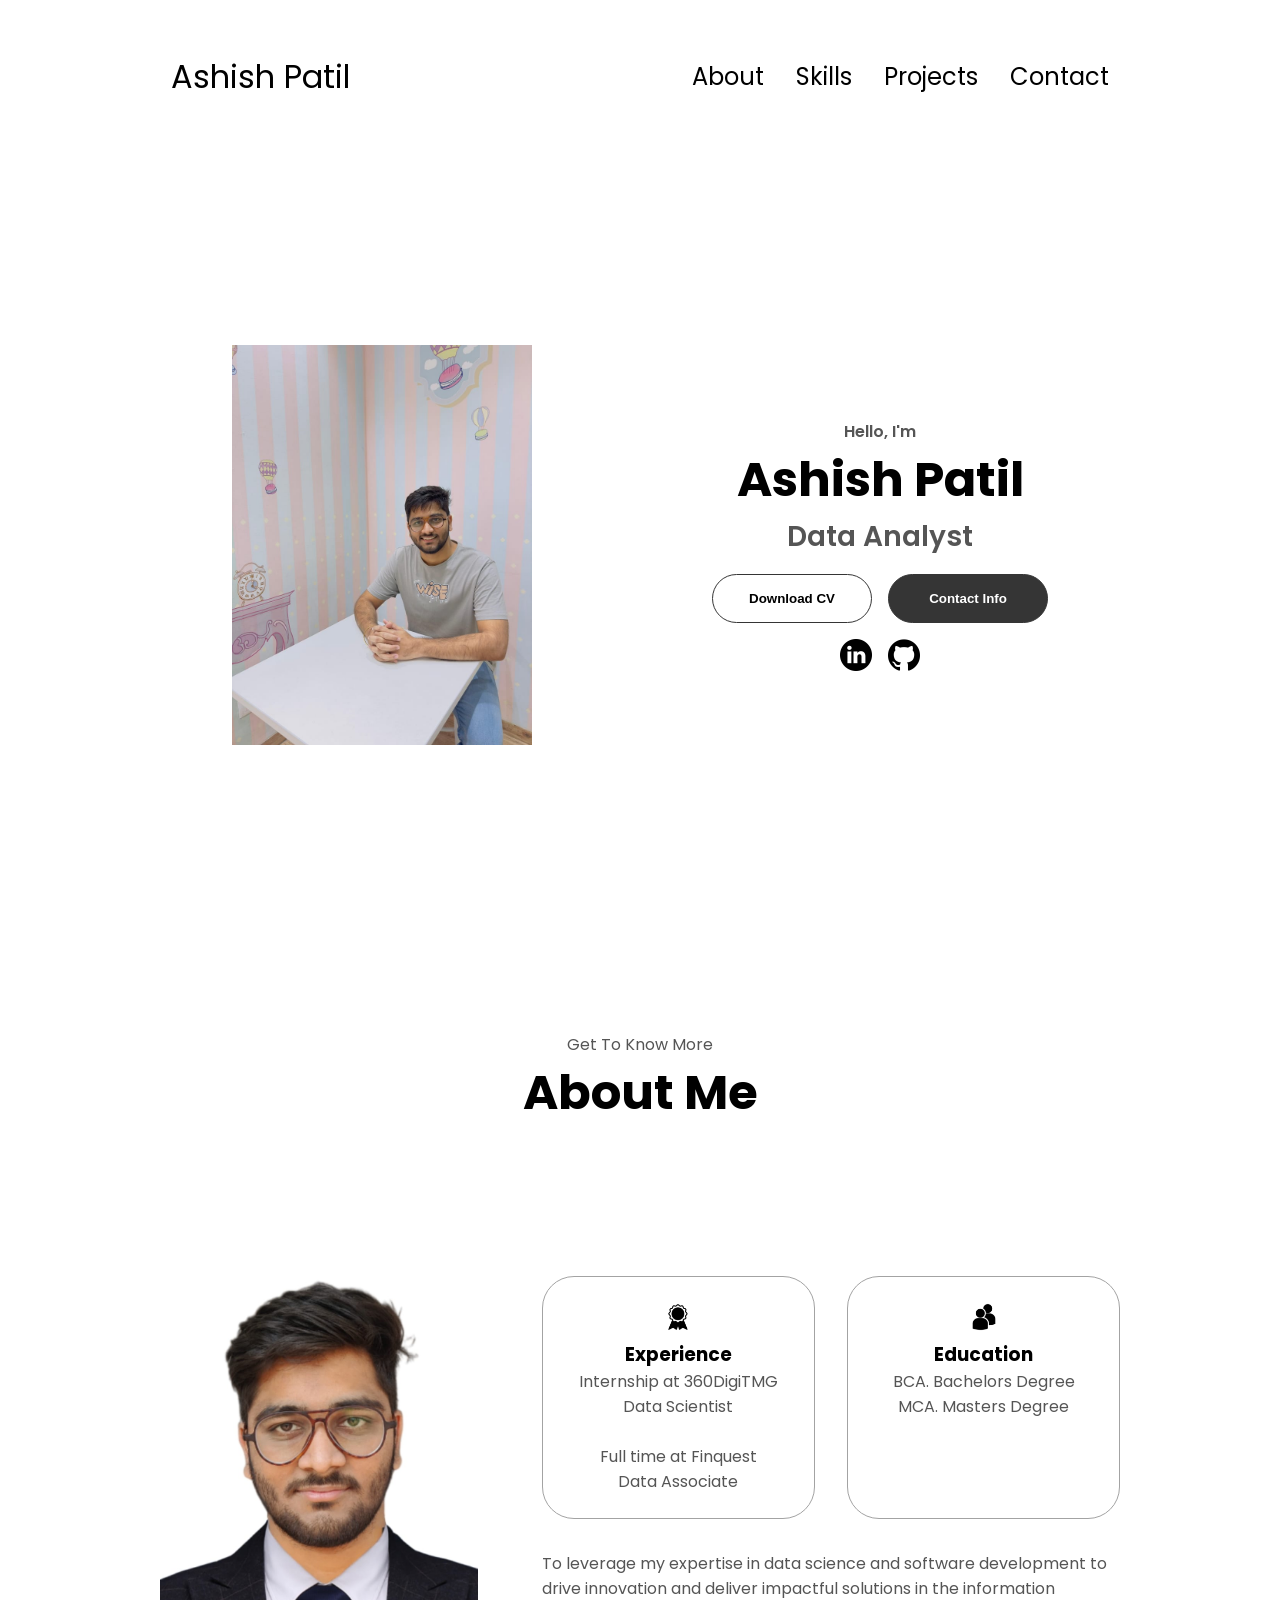
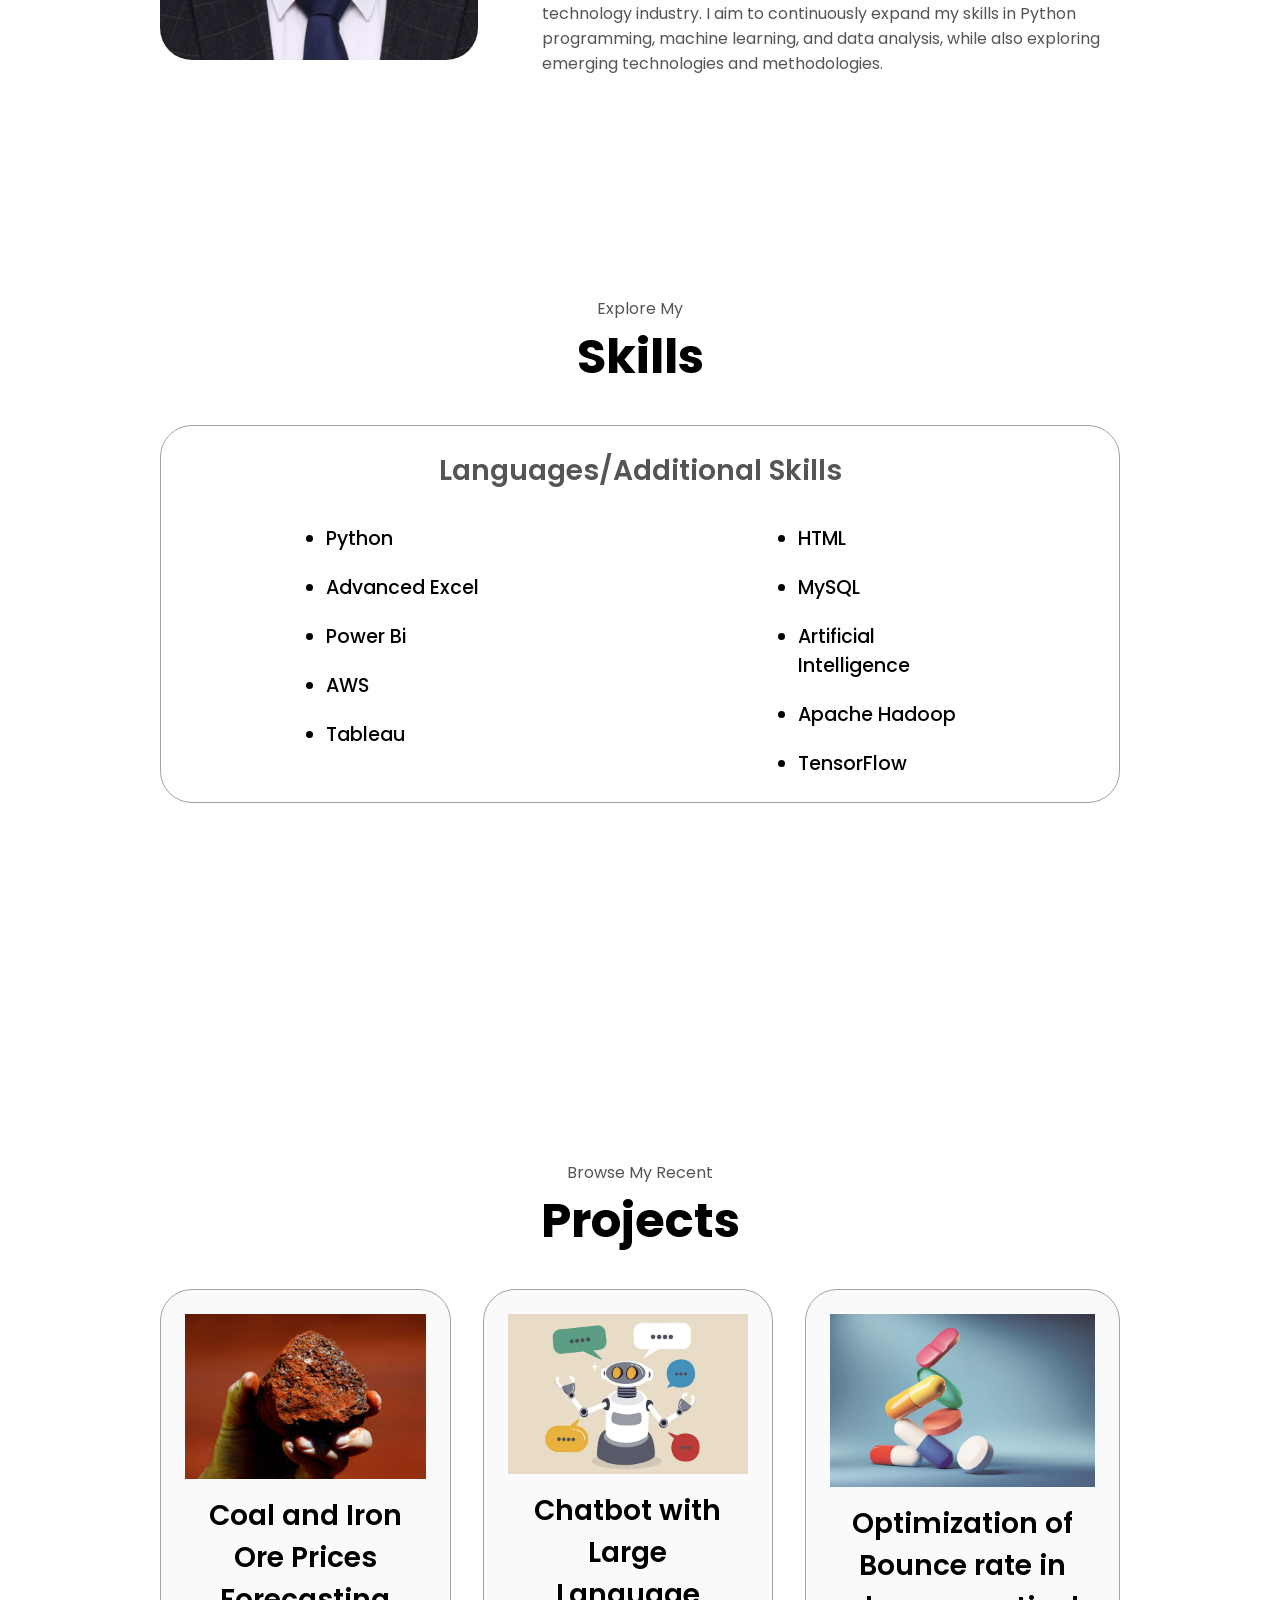
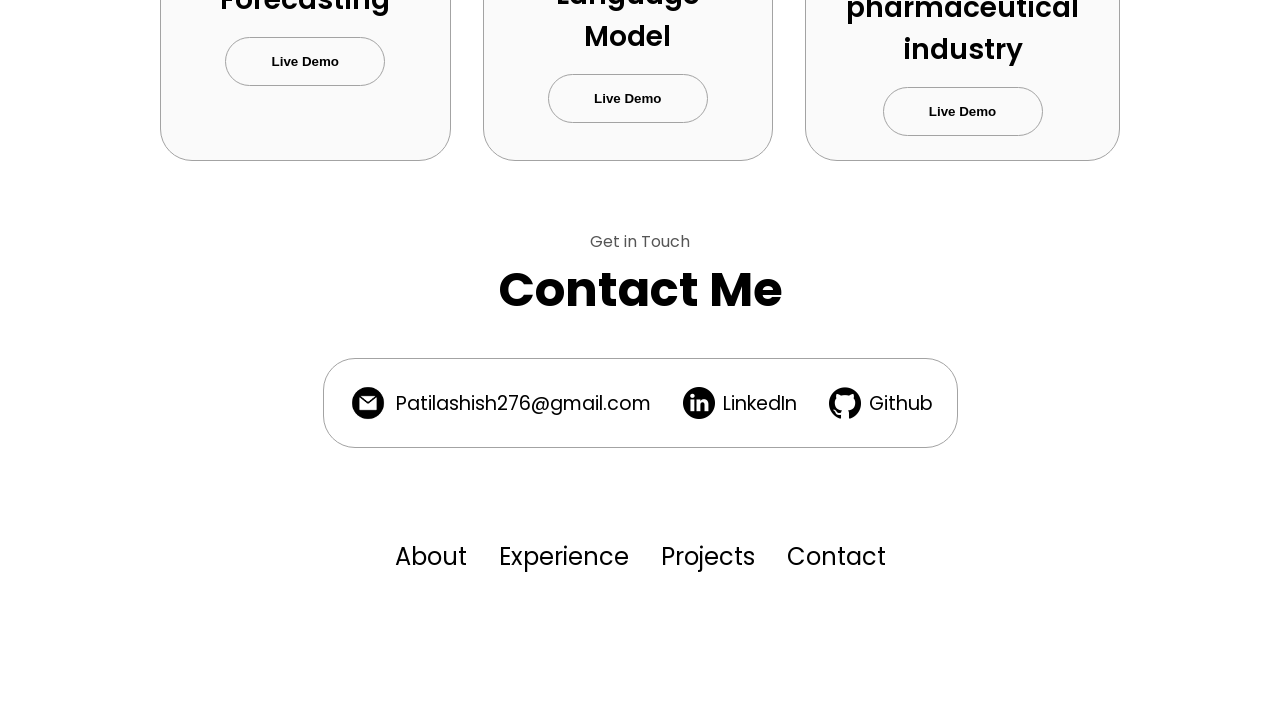
<file: index.html>
<!DOCTYPE html>
<html lang="en">
  <head>
    <meta charset="UTF-8" />
    <meta http-equiv="X-UA-Compatible" content="IE=edge" />
    <meta name="viewport" content="width=device-width, initial-scale=1.0" />
    <title>Ashish Patil</title>
    <link rel="icon" type="image/png" href="C:\Users\patil\OneDrive\Desktop\Ashish_PortFolio\PortFolio\assets\logo.avif">
    <link rel="stylesheet" href="style.css" />
    <link rel="stylesheet" href="mediaqueries.css" />

  </head>
  <body>
    <nav id="desktop-nav">
      <div class="logo">Ashish Patil</div>
      <div>
        <ul class="nav-links">
          <li><a href="#about">About</a></li>
          <li><a href="#experience">Skills</a></li>
          <li><a href="#projects">Projects</a></li>
          <li><a href="#contact">Contact</a></li>
        </ul>
      </div>
    </nav>
    <nav id="hamburger-nav">
      <div class="logo">Ashish Patil</div>
      <div class="hamburger-menu">
        <div class="hamburger-icon" onclick="toggleMenu()">
          <span></span>
          <span></span>
          <span></span>
        </div>
        <div class="menu-links">
          <li><a href="#about" onclick="toggleMenu()">About</a></li>
          <li><a href="#experience" onclick="toggleMenu()">Experience</a></li>
          <li><a href="#projects" onclick="toggleMenu()">Projects</a></li>
          <li><a href="#contact" onclick="toggleMenu()">Contact</a></li>
        </div>
      </div>
    </nav>
    <section id="profile">
      <div class="section__pic-container">
        <img src="./assets/Ashish.jpg" alt="Ashish Patil profile picture" />
      </div>
      <div class="section__text">
        <p class="section__text__p1">Hello, I'm</p>
        <h1 class="title">Ashish Patil</h1>
        <p class="section__text__p2">Data Analyst</p>
        <div class="btn-container">
          <button
            class="btn btn-color-2"
            onclick="window.open('https://drive.google.com/file/d/1UfE4sT_vHnZz8ORe4Z7KvIxkT-AlPkV3/view?usp=sharing')"
          >
            Download CV
          </button>
          <button class="btn btn-color-1" id="contactButton" onclick="showNumber()"> 
            Contact Info
          </button> 
        </div>
        <div id="socials-container">
          <img
            src="./assets/linkedin.png"
            alt="My LinkedIn profile"
            class="icon"
            onclick="location.href='https:www.linkedin.com/in/ashish-patil-63a344224/'"
          />
          <img
            src="./assets/github.png"
            alt="My Github profile"
            class="icon"
            onclick="location.href='https://github.com/dashboard'"
          />
        </div>
      </div>
    </section>


    <!-- About Us Section -->

    <section id="about">
      <p class="section__text__p1">Get To Know More</p>
      <h1 class="title">About Me</h1>
      <div class="section-container">
        <div class="section__pic-container">
          <img
            src="./assets/mine passport.jpg"
            alt="Profile picture"
            class="about-pic"
          />
        </div>
        <div class="about-details-container">
          <div class="about-containers">
            <div class="details-container">
              <img
                src="./assets/experience.png"
                alt="Experience icon"
                class="icon"
              />
              <h3>Experience</h3>
              <p>Internship at 360DigiTMG<br />Data Scientist</p><br>
              <p>Full time at Finquest<br />Data Associate</p>
            </div>
            <div class="details-container">
              <img
                src="./assets/education.png"
                alt="Education icon"
                class="icon"
              />
              <h3>Education</h3>
              <p>BCA. Bachelors Degree<br />MCA. Masters Degree</p>
            </div>
          </div>
          <div class="text-container">
            <p>
              To leverage my expertise in data science and software development to drive innovation and deliver impactful solutions in the information technology industry. I aim to continuously expand my skills in Python programming, machine learning, and data analysis, while also exploring emerging technologies and methodologies.
            </p>
          </div>
        </div>
      </div>
    </section>


    <!-- Skills Section  -->


    <section id="experience">
      <p class="section__text__p1">Explore My</p>
      <h1 class="title">Skills</h1>
      <div class="experience-details-container">
        <div class="about-containers">
          <div class="details-container">
            <h2 class="experience-sub-title">Languages/Additional Skills</h2>
            <div class="article-container">
              <article >
                <ul style="list-style-position: outside; font-weight: 500; font-size: larger; gap: 20px;">
                  <li>
                    Python
                  </li>
                  <li style="margin-top: 20px;">
                    Advanced Excel
                  </li>
                  <li style="margin-top: 20px;">
                    Power Bi
                  </li>
                  <li style="margin-top: 20px;">
                    AWS
                  </li>
                  <li style="margin-top: 20px;">
                    Tableau
                  </li>
                  
                </ul>
              </article>
             
              <article>
                <ul style="list-style-position: outside; font-weight: 500; font-size: larger; gap: 20px;">
                  <li>
                    HTML
                  </li>
                  <li style="margin-top: 20px;">
                    MySQL
                  </li>
                  <li style="margin-top: 20px;">
                    Artificial Intelligence
                  </li>
                  <li style="margin-top: 20px;">
                    Apache Hadoop
                  </li>
                  <li style="margin-top: 20px;">
                    TensorFlow
                  </li>
                  
                </ul>
              </article>
              <!-- <article>
                <ul style="list-style-position: outside;  font-weight: 500; font-size: larger;" >
                  <li>
                    Javascript
                  </li>
                </ul>
              </article>
              
              
              <article>
                <ul style="list-style-position: outside;font-weight: 500; font-size: larger;" >
                <li>
                  React JS
                </li>
              </ul>
              </article>
              <article>
                <ul style="list-style-position: outside;font-weight: 500; font-size: larger;" >
                <li>
                  Javascript
                </li>
              </ul>
              </article>
              <article>
                <ul style="list-style-position: outside;font-weight: 500; font-size: larger;" >
                <li>
                  React JS
                </li>
              </ul>
              </article> -->
              
           <!-- -- </div>
          </div>
          <div class="details-container">
            <h2 class="experience-sub-title"> Database/Frameworks</h2>
            <div class="article-container" style="margin-top: 70px;">
              <article >
                <ul style="list-style-position: outside; font-weight: 500; font-size: larger; gap: 20px;">
                  <li>
                    HTML5
                  </li>
                  <li style="margin-top: 20px;">
                    ReactJS
                  </li>
                  <li style="margin-top: 20px;">
                    Spring
                  </li>
                  <li style="margin-top: 20px;"> 
                    AngularJS
                  </li>
                  <li style="margin-top: 20px;">
                    MySQl
                  </li> <!- -->
                  <!-- <li style="margin-top: 20px;">
                    HTML5
                  </li> -->
                <!--</ul>
              </article>
              <article >
                <ul style="list-style-position: outside; font-weight: 500; font-size: larger; gap: 20px;">
                  <li>
                    CSS3
                  </li>
                  <li style="margin-top: 20px;">
                    Node.JS
                  </li>
                  <li style="margin-top: 20px;"> 
                    SpringBoot
                  </li>
                  <li style="margin-top: 20px;">
                    Next.js
                  </li>
                  <li style="margin-top: 20px;">
                    MongoDB
                  </li>
                  <!-<li style="margin-top: 20px;">
                    HTML5
                  </li> -->
                </ul>
              </article>

              <!-- <article>
                <img
                  src="./assets/checkmark.png"
                  alt="Experience icon"
                  class="icon"
                />
                <div>
                  <h3>Node JS</h3>
                  <p>Intermediate</p>
                </div>
              </article>
              <article>
                <img
                  src="./assets/checkmark.png"
                  alt="Experience icon"
                  class="icon"
                />
                <div>
                  <h3>Express JS</h3>
                  <p>Intermediate</p>
                </div>
              </article>
              <article>
                <img
                  src="./assets/checkmark.png"
                  alt="Experience icon"
                  class="icon"
                />
                <div>
                  <h3>Git</h3>
                  <p>Intermediate</p>
                </div>
              </article> -->
            </div>
          </div>

          <!--  -->
          
        </div>
      </div>
      
    </section>

    <!-- Our Projects  -->

    <section id="projects">
      <p class="section__text__p1">Browse My Recent</p>
      <h1 class="title">Projects</h1>
      <div class="experience-details-container">
        <div class="about-containers">
          
          
          

          <div class="details-container color-container">
            <div class="article-container">
              <img
                src="./assets/images.jpeg"
                alt="Project 2"
                class="project-img"
              />
            </div>
            <h2 class="experience-sub-title project-title">Coal and Iron Ore Prices Forecasting</h2>
            <div class="btn-container">
              <!-- <button
                class="btn btn-color-2 project-btn"
                onclick="location.href='https://github.com/'"
              >
                Github
              </button> -->
              <button
                class="btn btn-color-2 project-btn"
                onclick="location.href='https://docs.google.com/presentation/d/15-zLKjpoVxwA6DdrD7sBu5B0mXZ96pAf/edit?usp=sharing&ouid=101967944269799994880&rtpof=true&sd=true'"
              >
                Live Demo
              </button>
            </div>
          </div>

          <div class="details-container color-container">
            <div class="article-container">
              <img
                src="./assets/ChatBot.webp"
                alt="Project 2"
                class="project-img"
              />
            </div>
            <h2 class="experience-sub-title project-title">Chatbot with Large Language Model</h2>
            <div class="btn-container">
             
              <button
                class="btn btn-color-2 project-btn"
                onclick="location.href='https://docs.google.com/presentation/d/11w99_YXTTBk0MTtX8O4qUPP_oYDld2vp/edit?usp=sharing&ouid=101967944269799994880&rtpof=true&sd=true'"
              >
                Live Demo
              </button>
            </div>
          </div>

          <div class="details-container color-container">
            <div class="article-container">
              <img
                src="./assets/pharma.avif"
                alt="Project 2"
                class="project-img"
              />
            </div>
            <h2 class="experience-sub-title project-title">Optimization of Bounce rate in pharmaceutical industry</h2>
            <div class="btn-container">
             
              <button
                class="btn btn-color-2 project-btn"
                onclick="location.href='https://docs.google.com/presentation/d/1KDEebou2sFh7EubV-AJ8uiMxmDgD4yVu/edit?usp=sharing&ouid=101967944269799994880&rtpof=true&sd=true'"
              >
                Live Demo
              </button>
            </div>
          </div>

          <!-- <div class="details-container color-container">
            <div class="article-container">
              <img
                src="./assets/project-3.png"
                alt="Project 3"
                class="project-img"
              />
            </div>
            <h2 class="experience-sub-title project-title">Project Three</h2>
            <div class="btn-container">
              <button
                class="btn btn-color-2 project-btn"
                onclick="location.href='https://github.com/'"
              >
                Github
              </button>
              <button
                class="btn btn-color-2 project-btn"
                onclick="location.href='https://github.com/'"
              >
                Live Demo
              </button>
            </div>
          </div>
        </div>
      </div>
      <img
        src="./assets/arrow.png"
        alt="Arrow icon"
        class="icon arrow"
        onclick="location.href='./#contact'"
      /> -->
    </section>
    <section id="contact">
      <p class="section__text__p1">Get in Touch</p>
      <h1 class="title">Contact Me</h1>
      <div class="contact-info-upper-container">
        <div class="contact-info-container">
          <img
            src="./assets/email.png"
            alt="Email icon"
            class="icon contact-icon email-icon"
          />
          <p><a href="mailto:examplemail@gmail.com">Patilashish276@gmail.com</a></p>
        </div>
        <div class="contact-info-container">
          <img
            src="./assets/linkedin.png"
            alt="LinkedIn icon"
            class="icon contact-icon"
          />
          <p><a href="https://www.linkedin.com">LinkedIn</a></p>
        </div>
        <div class="contact-info-container">
          <img
            src="./assets/github.png"
            alt="github"
            class="icon contact-icon"
          />
          <p><a href="https://github.com/dashboard">Github</a></p>
        </div>
      </div>
    </section>
    <footer>
      <nav>
        <div class="nav-links-container">
          <ul class="nav-links">
            <li><a href="#about">About</a></li>
            <li><a href="#experience">Experience</a></li>
            <li><a href="#projects">Projects</a></li>
            <li><a href="#contact">Contact</a></li>
          </ul>
        </div>
      </nav>
      <!-- <p>Copyright &#169; 2023 John Doe. All Rights Reserved.</p> -->
    </footer>
    <script>function showNumber() {
      // Get the button element
      var button = document.getElementById('contactButton');
      
      // Change the button text to the phone number
      button.textContent = '+91 7823873375';
    }</script>
    <script src="script.js"></script>
  </body>
</html>
</file>
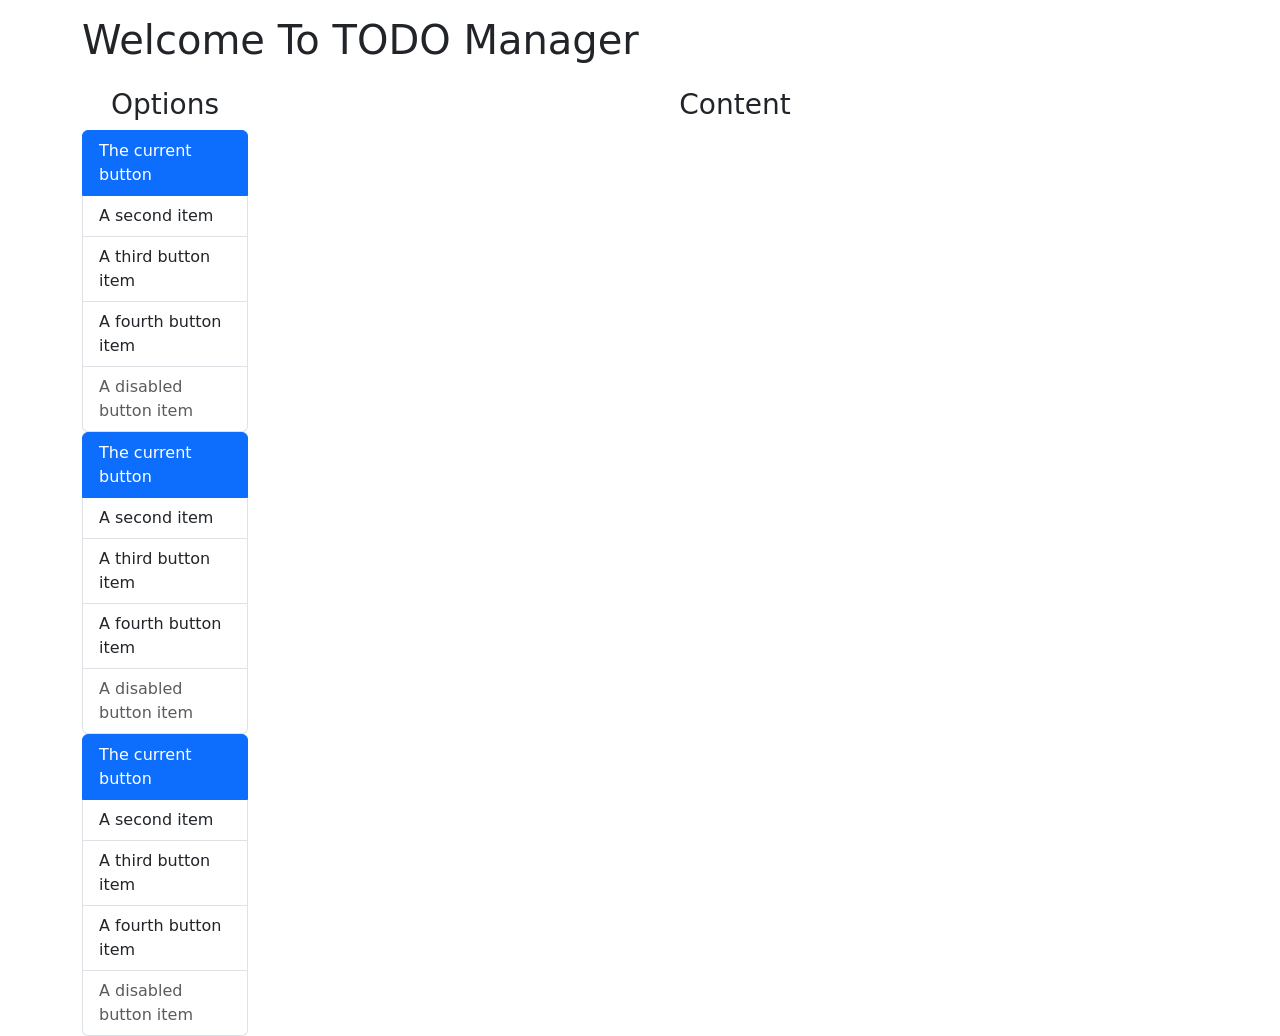
<file: extra.html>
<!doctype html>
<html lang="en">

<head>
    <!-- Required meta tags -->
    <meta charset="utf-8">
    <meta name="viewport" content="width=device-width, initial-scale=1">

    <!-- Bootstrap CSS -->
    <link href="https://cdn.jsdelivr.net/npm/bootstrap@5.0.2/dist/css/bootstrap.min.css" rel="stylesheet"
        integrity="sha384-EVSTQN3/azprG1Anm3QDgpJLIm9Nao0Yz1ztcQTwFspd3yD65VohhpuuCOmLASjC" crossorigin="anonymous">

    <title>Our ToDo App</title>
</head>

<body>
    <div class="container mt-3">
        <h1>Welcome To TODO Manager</h1>
        <div class="row mt-4">

            <div class="col-md-2">
                <h3 class="text-center">Options</h3>
                <div class="list-group">
                    <button type="button" class="list-group-item list-group-item-action active" aria-current="true">
                        The current button
                    </button>
                    <button type="button" class="list-group-item list-group-item-action">A second item</button>
                    <button type="button" class="list-group-item list-group-item-action">A third button item</button>
                    <button type="button" class="list-group-item list-group-item-action">A fourth button item</button>
                    <button type="button" class="list-group-item list-group-item-action" disabled>A disabled button
                        item</button>
                </div>
                <div class="list-group">
                    <button type="button" class="list-group-item list-group-item-action active" aria-current="true">
                        The current button
                    </button>
                    <button type="button" class="list-group-item list-group-item-action">A second item</button>
                    <button type="button" class="list-group-item list-group-item-action">A third button item</button>
                    <button type="button" class="list-group-item list-group-item-action">A fourth button item</button>
                    <button type="button" class="list-group-item list-group-item-action" disabled>A disabled button
                        item</button>
                </div>
                <div class="list-group">
                    <button type="button" class="list-group-item list-group-item-action active" aria-current="true">
                        The current button
                    </button>
                    <button type="button" class="list-group-item list-group-item-action">A second item</button>
                    <button type="button" class="list-group-item list-group-item-action">A third button item</button>
                    <button type="button" class="list-group-item list-group-item-action">A fourth button item</button>
                    <button type="button" class="list-group-item list-group-item-action" disabled>A disabled button
                        item</button>
                </div>
            </div>
            <div class="col-md-10">
                <h3 class="text-center">Content</h3>
            </div>
        </div>



    </div>





    <script src="https://cdn.jsdelivr.net/npm/bootstrap@5.0.2/dist/js/bootstrap.bundle.min.js"
        integrity="sha384-MrcW6ZMFYlzcLA8Nl+NtUVF0sA7MsXsP1UyJoMp4YLEuNSfAP+JcXn/tWtIaxVXM"
        crossorigin="anonymous"></script>
    <script src="https://cdn.jsdelivr.net/npm/@popperjs/core@2.9.2/dist/umd/popper.min.js"
        integrity="sha384-IQsoLXl5PILFhosVNubq5LC7Qb9DXgDA9i+tQ8Zj3iwWAwPtgFTxbJ8NT4GN1R8p"
        crossorigin="anonymous"></script>
    <script src="https://cdn.jsdelivr.net/npm/bootstrap@5.0.2/dist/js/bootstrap.min.js"
        integrity="sha384-cVKIPhGWiC2Al4u+LWgxfKTRIcfu0JTxR+EQDz/bgldoEyl4H0zUF0QKbrJ0EcQF"
        crossorigin="anonymous"></script>

</body>

</html>
</file>
<file: style.css>
/* GENERAL */

@import url("https://fonts.googleapis.com/css2?family=Poppins:wght@300;400;500;600&display=swap");

* {
  margin: 0;
  padding: 0;
}

body {
  font-family: "Poppins", sans-serif;
}

html {
  scroll-behavior: smooth;
}

p {
  color: rgb(85, 85, 85);
}

/* TRANSITION */

a,
.btn {
  transition: all 300ms ease;
}

/* DESKTOP NAV */

nav,
.nav-links {
  display: flex;
}

nav {
  justify-content: space-around;
  align-items: center;
  height: 17vh;
}

.nav-links {
  gap: 2rem;
  list-style: none;
  font-size: 1.5rem;
}

a {
  color: black;
  text-decoration: none;
  text-decoration-color: white;
}

a:hover {
  color: grey;
  text-decoration: underline;
  text-underline-offset: 1rem;
  text-decoration-color: rgb(181, 181, 181);
}

.logo {
  font-size: 2rem;
}

.logo:hover {
  cursor: default;
}

/* HAMBURGER MENU */

#hamburger-nav {
  display: none;
}

.hamburger-menu {
  position: relative;
  display: inline-block;
}

.hamburger-icon {
  display: flex;
  flex-direction: column;
  justify-content: space-between;
  height: 24px;
  width: 30px;
  cursor: pointer;
}

.hamburger-icon span {
  width: 100%;
  height: 2px;
  background-color: black;
  transition: all 0.3 ease-in-out;
}

.menu-links {
  position: absolute;
  top: 100%;
  right: 0;
  background-color: white;
  width: fit-content;
  max-height: 0;
  overflow: hidden;
  transition: all 0.3 ease-in-out;
}

.menu-links a {
  display: block;
  padding: 10px;
  text-align: center;
  font-size: 1.5rem;
  color: black;
  text-decoration: none;
  transition: all 0.3 ease-in-out;
}

.menu-links li {
  list-style: none;
}

.menu-links.open {
  max-height: 300px;
}

.hamburger-icon.open span:first-child {
  transform: rotate(45deg) translate(10px, 5px);
}

.hamburger-icon.open span:nth-child(2) {
  opacity: 0;
}

.hamburger-icon.open span:last-child {
  transform: rotate(-45deg) translate(10px, -5px);
}

.hamburger-icon span:first-child {
  transform: none;
}

.hamburger-icon span:first-child {
  opacity: 1;
}

.hamburger-icon span:first-child {
  transform: none;
}

/* SECTIONS */

section {
  padding-top: 4vh;
  height: 96vh;
  margin: 0 10rem;
  box-sizing: border-box;
  min-height: fit-content;
}

.section-container {
  display: flex;
}

/* PROFILE SECTION */

#profile {
  display: flex;
  justify-content: center;
  gap: 5rem;
  height: 80vh;
}

.section__pic-container {
  display: flex;
  height: 200px;
  width: 200px;
  margin: auto 0;
}

.section__text {
  align-self: center;
  text-align: center;
}

.section__text p {
  font-weight: 600;
}

.section__text__p1 {
  text-align: center;
}

.section__text__p2 {
  font-size: 1.75rem;
  margin-bottom: 1rem;
}

.title {
  font-size: 3rem;
  text-align: center;
}

#socials-container {
  display: flex;
  justify-content: center;
  margin-top: 1rem;
  gap: 1rem;
}

/* ICONS */

.icon {
  cursor: pointer;
  height: 2rem;
}

/* BUTTONS */

.btn-container {
  display: flex;
  justify-content: center;
  gap: 1rem;
}

.btn {
  font-weight: 600;
  transition: all 300ms ease;
  padding: 1rem;
  width: 10rem;
  border-radius: 2rem;
}

.btn-color-1,
.btn-color-2 {
  border: rgb(53, 53, 53) 0.1rem solid;
}

.btn-color-1:hover,
.btn-color-2:hover {
  cursor: pointer;
}

.btn-color-1,
.btn-color-2:hover {
  background: rgb(53, 53, 53);
  color: white;
}

.btn-color-1:hover {
  background: rgb(0, 0, 0);
}

.btn-color-2 {
  background: none;
}

.btn-color-2:hover {
  border: rgb(255, 255, 255) 0.1rem solid;
}

.btn-container {
  gap: 1rem;
}

/* ABOUT SECTION */

#about {
  position: relative;
}

.about-containers {
  gap: 2rem;
  margin-bottom: 2rem;
  margin-top: 2rem;
}

.about-details-container {
  justify-content: center;
  flex-direction: column;
}

.about-containers,
.about-details-container {
  display: flex;
}

.about-pic {
  border-radius: 2rem;
}

.arrow {
  position: absolute;
  right: -5rem;
  bottom: 2.5rem;
}

.details-container {
  padding: 1.5rem;
  flex: 1;
  background: white;
  border-radius: 2rem;
  border: rgb(53, 53, 53) 0.1rem solid;
  border-color: rgb(163, 163, 163);
  text-align: center;
}

.section-container {
  gap: 4rem;
  height: 80%;
}

.section__pic-container {
  height: 400px;
  width: 400px;
  margin: auto 0;
}

/* EXPERIENCE SECTION */

#experience {
  position: relative;
}

.experience-sub-title {
  color: rgb(85, 85, 85);
  font-weight: 600;
  font-size: 1.75rem;
  margin-bottom: 2rem;
}

.experience-details-container {
  display: flex;
  justify-content: center;
  flex-direction: column;
}

.article-container {
  display: flex;
  text-align: initial;
  flex-wrap: wrap;
  flex-direction: row;
  gap: 2.5rem;
  justify-content: space-around;
  
}

article {
  display: flex;
  width: 10rem;
  justify-content: space-around;
  gap: 0.5rem;
}

article .icon {
  cursor: default;
}

/* PROJECTS SECTION */

#projects {
  position: relative;
}

.color-container {
  border-color: rgb(163, 163, 163);
  background: rgb(250, 250, 250);
}

.project-img {
  
  width: 100%;
  height: 90%;
}

.project-title {
  margin: 1rem;
  color: black;
}

.project-btn {
  color: black;
  border-color: rgb(163, 163, 163);
}

/* CONTACT */

#contact {
  display: flex;
  justify-content: center;
  flex-direction: column;
  height: 70vh;
}

.contact-info-upper-container {
  display: flex;
  justify-content: center;
  border-radius: 2rem;
  border: rgb(53, 53, 53) 0.1rem solid;
  border-color: rgb(163, 163, 163);
  background: (250, 250, 250);
  margin: 2rem auto;
  padding: 0.5rem;
}

.contact-info-container {
  display: flex;
  align-items: center;
  justify-content: center;
  gap: 0.5rem;
  margin: 1rem;
}

.contact-info-container p {
  font-size: larger;
}

.contact-icon {
  cursor: default;
}

.email-icon {
  height: 2.5rem;
}

/* FOOTER SECTION */

footer {
  height: 26vh;
  margin: 0 1rem;
}

footer p {
  text-align: center;
}
</file>
<file: mediaqueries.css>
@media screen and (max-width: 1400px) {
  #profile {
    height: 83vh;
    margin-bottom: 6rem;
  }
  .about-containers {
    flex-wrap: wrap;
  }
  #contact,
  #projects {
    height: fit-content;
  }
}

@media screen and (max-width: 1200px) {
  #desktop-nav {
    display: none;
  }
  #hamburger-nav {
    display: flex;
  }
  #experience,
  .experience-details-container {
    margin-top: 2rem;
  }
  #profile,
  .section-container {
    display: block;
  }
  .arrow {
    display: none;
  }
  section,
  .section-container {
    height: fit-content;
  }
  section {
    margin: 0 5%;
  }
  .section__pic-container {
    width: 275px;
    height: 275px;
    margin: 0 auto 2rem;
  }
  .about-containers {
    margin-top: 0;
  }
}

@media screen and (max-width: 600px) {
  #contact,
  footer {
    height: 40vh;
  }
  #profile {
    height: 83vh;
    margin-bottom: 0;
  }
  article {
    font-size: 1rem;
  }
  footer nav {
    height: fit-content;
    margin-bottom: 2rem;
  }
  .about-containers,
  .contact-info-upper-container,
  .btn-container {
    flex-wrap: wrap;
  }
  .contact-info-container {
    margin: 0;
  }
  .contact-info-container p,
  .nav-links li a {
    font-size: 1rem;
  }
  .experience-sub-title {
    font-size: 1.25rem;
  }
  .logo {
    font-size: 1.5rem;
  }
  .nav-links {
    flex-direction: column;
    gap: 0.5rem;
    text-align: center;
  }
  .section__pic-container {
    width: auto;
    height: 46vw;
    justify-content: center;
  }
  .section__text__p2 {
    font-size: 1.25rem;
  }
  .title {
    font-size: 2rem;
  }
  .text-container {
    text-align: justify;
  }
}
</file>
